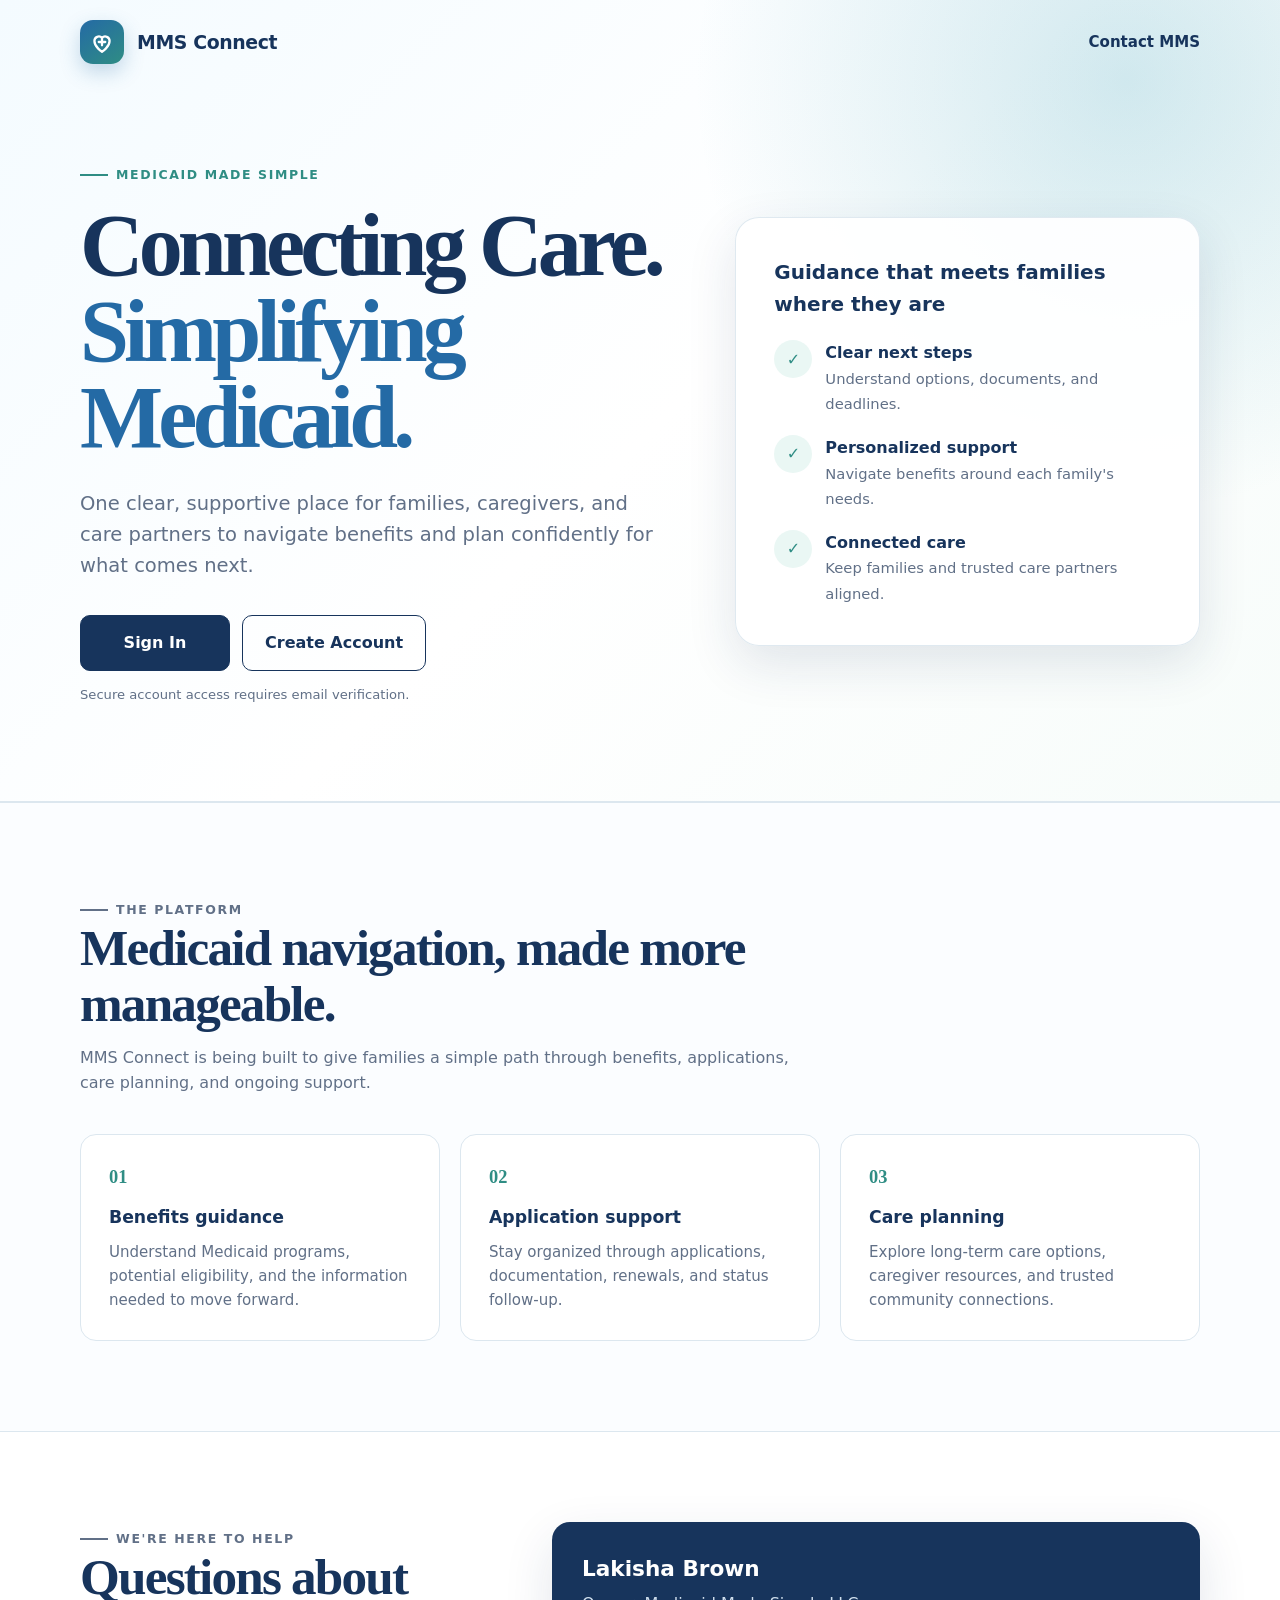
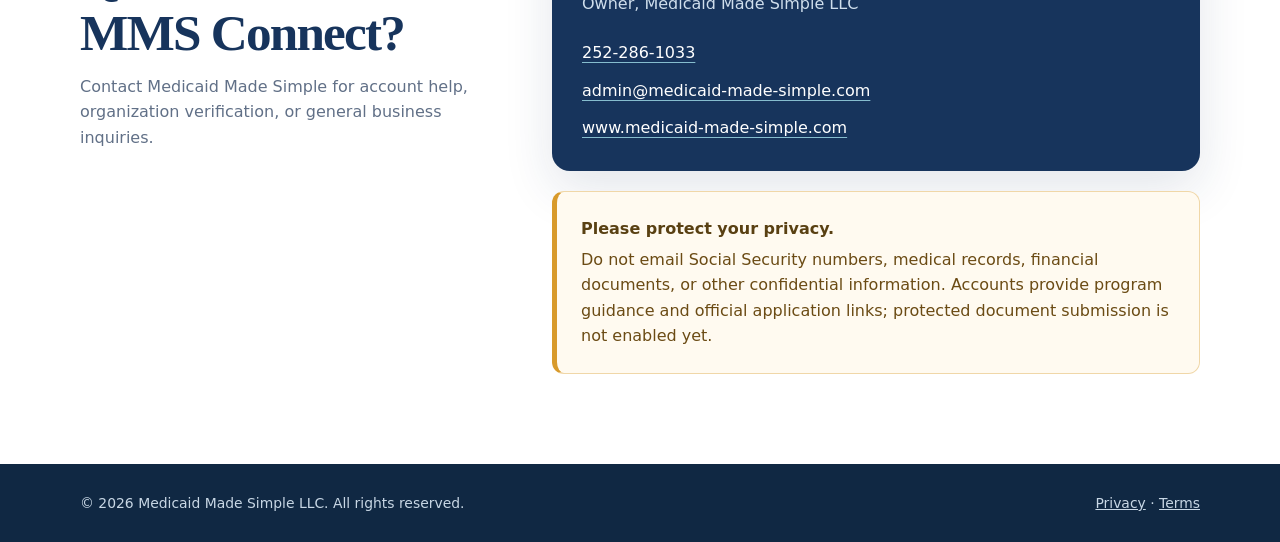
<file: index.html>
<!doctype html>
<html lang="en">
<head>
  <meta charset="utf-8">
  <meta name="viewport" content="width=device-width, initial-scale=1">
  <meta name="description" content="MMS Connect helps families navigate Medicaid benefits and long-term care resources with confidence.">
  <title>MMS Connect | Medicaid Made Simple</title>
  <style>
    :root {
      --navy: #17345c;
      --blue: #246aa5;
      --sky: #eaf5fb;
      --teal: #2f8d84;
      --ink: #243247;
      --muted: #617087;
      --cream: #fffaf0;
      --white: #ffffff;
      --line: #dce7ef;
      --shadow: 0 18px 50px rgba(23, 52, 92, .12);
    }

    * { box-sizing: border-box; }

    html { scroll-behavior: smooth; }

    body {
      margin: 0;
      color: var(--ink);
      background: var(--white);
      font-family: Inter, ui-sans-serif, system-ui, -apple-system, BlinkMacSystemFont, "Segoe UI", sans-serif;
      line-height: 1.6;
    }

    a { color: inherit; }

    .shell {
      width: min(1120px, calc(100% - 40px));
      margin: 0 auto;
    }

    header {
      position: relative;
      overflow: hidden;
      background:
        radial-gradient(circle at 88% 10%, rgba(78, 169, 192, .26), transparent 27rem),
        linear-gradient(135deg, #f4fbff 0%, #ffffff 52%, #f7fcfa 100%);
      border-bottom: 1px solid var(--line);
    }

    nav {
      min-height: 84px;
      display: flex;
      align-items: center;
      justify-content: space-between;
      gap: 24px;
    }

    .brand {
      display: inline-flex;
      align-items: center;
      gap: 13px;
      color: var(--navy);
      font-size: 1.18rem;
      font-weight: 800;
      letter-spacing: -.02em;
    }

    .brand-mark {
      width: 44px;
      height: 44px;
      display: grid;
      place-items: center;
      color: var(--white);
      background: linear-gradient(145deg, var(--blue), var(--teal));
      border-radius: 13px;
      box-shadow: 0 8px 20px rgba(36, 106, 165, .25);
    }

    .brand-mark svg { width: 26px; height: 26px; }

    .nav-contact {
      color: var(--navy);
      font-size: .94rem;
      font-weight: 700;
      text-decoration: none;
    }

    .hero {
      min-height: 610px;
      display: grid;
      grid-template-columns: 1.12fr .88fr;
      align-items: center;
      gap: 64px;
      padding: 74px 0 96px;
    }

    .eyebrow {
      display: inline-flex;
      align-items: center;
      gap: 8px;
      margin: 0 0 18px;
      color: var(--teal);
      font-size: .78rem;
      font-weight: 800;
      letter-spacing: .13em;
      text-transform: uppercase;
    }

    .eyebrow::before {
      content: "";
      width: 28px;
      height: 2px;
      background: currentColor;
    }

    h1 {
      max-width: 760px;
      margin: 0;
      color: var(--navy);
      font-family: Georgia, "Times New Roman", serif;
      font-size: clamp(3rem, 7vw, 5.5rem);
      font-weight: 700;
      letter-spacing: -.055em;
      line-height: .98;
    }

    h1 span { color: var(--blue); }

    .lead {
      max-width: 650px;
      margin: 26px 0 0;
      color: var(--muted);
      font-size: clamp(1.05rem, 2vw, 1.22rem);
    }

    .actions {
      display: flex;
      flex-wrap: wrap;
      gap: 12px;
      margin-top: 34px;
    }

    .button {
      min-width: 150px;
      padding: 14px 22px;
      border: 1px solid var(--navy);
      border-radius: 10px;
      font: inherit;
      font-weight: 800;
      text-align: center;
      cursor: pointer;
      text-decoration: none;
    }

    .button-primary { color: var(--white); background: var(--navy); }
    .button-secondary { color: var(--navy); background: transparent; }

    .button-note {
      flex-basis: 100%;
      margin: 1px 0 0;
      color: var(--muted);
      font-size: .82rem;
    }

    .hero-card {
      position: relative;
      padding: 38px;
      background: rgba(255, 255, 255, .92);
      border: 1px solid rgba(220, 231, 239, .9);
      border-radius: 24px;
      box-shadow: var(--shadow);
    }

    .hero-card::before {
      content: "";
      position: absolute;
      z-index: -1;
      inset: -18px 28px 30px -18px;
      background: var(--sky);
      border-radius: 28px;
      transform: rotate(-2deg);
    }

    .hero-card h2 {
      margin: 0 0 20px;
      color: var(--navy);
      font-size: 1.25rem;
    }

    .checklist {
      display: grid;
      gap: 18px;
      margin: 0;
      padding: 0;
      list-style: none;
    }

    .checklist li {
      display: grid;
      grid-template-columns: 38px 1fr;
      gap: 13px;
      align-items: start;
    }

    .check {
      width: 38px;
      height: 38px;
      display: grid;
      place-items: center;
      color: var(--teal);
      background: #eaf7f4;
      border-radius: 50%;
      font-weight: 900;
    }

    .checklist strong { display: block; color: var(--navy); }
    .checklist small { color: var(--muted); font-size: .92rem; }

    main section { padding: 90px 0; }

    .section-heading {
      max-width: 720px;
      margin-bottom: 38px;
    }

    .section-heading h2 {
      margin: 0 0 12px;
      color: var(--navy);
      font-family: Georgia, "Times New Roman", serif;
      font-size: clamp(2.1rem, 4vw, 3.25rem);
      letter-spacing: -.035em;
      line-height: 1.1;
    }

    .section-heading p { margin: 0; color: var(--muted); }

    .features {
      background: #fbfdff;
      border-top: 1px solid var(--line);
      border-bottom: 1px solid var(--line);
    }

    .feature-grid {
      display: grid;
      grid-template-columns: repeat(3, 1fr);
      gap: 20px;
    }

    .feature {
      padding: 28px;
      background: var(--white);
      border: 1px solid var(--line);
      border-radius: 16px;
    }

    .feature-number {
      color: var(--teal);
      font-family: Georgia, "Times New Roman", serif;
      font-size: 1.15rem;
      font-weight: 700;
    }

    .feature h3 { margin: 12px 0 8px; color: var(--navy); font-size: 1.08rem; }
    .feature p { margin: 0; color: var(--muted); font-size: .94rem; }

    .contact-wrap {
      display: grid;
      grid-template-columns: .8fr 1.2fr;
      gap: 40px;
      align-items: start;
    }

    .contact-card {
      padding: 30px;
      color: var(--white);
      background: var(--navy);
      border-radius: 18px;
      box-shadow: var(--shadow);
    }

    .contact-card h3 { margin: 0 0 4px; font-size: 1.35rem; }
    .contact-card > p { margin: 0 0 24px; color: #cfdeec; }

    .contact-list { display: grid; gap: 12px; }
    .contact-list a { color: var(--white); text-decoration-color: #86bdce; text-underline-offset: 4px; }

    .privacy {
      padding: 24px;
      color: #6b4b14;
      background: var(--cream);
      border: 1px solid #f0d7a8;
      border-left: 5px solid #d89a2b;
      border-radius: 12px;
    }

    .privacy strong { display: block; margin-bottom: 5px; color: #594012; }
    .privacy p { margin: 0; }

    footer {
      padding: 28px 0;
      color: #c8d7e5;
      background: #102843;
      font-size: .87rem;
    }

    .footer-row {
      display: flex;
      justify-content: space-between;
      gap: 24px;
      flex-wrap: wrap;
    }

    footer p { margin: 0; }

    @media (max-width: 820px) {
      .hero, .contact-wrap { grid-template-columns: 1fr; }
      .hero { gap: 62px; padding-top: 52px; }
      .feature-grid { grid-template-columns: 1fr; }
      .hero-card { margin-left: 16px; }
    }

    @media (max-width: 520px) {
      .shell { width: min(100% - 28px, 1120px); }
      nav { min-height: 74px; }
      .nav-contact { display: none; }
      .hero { padding-bottom: 74px; }
      .hero-card { padding: 26px; }
      main section { padding: 70px 0; }
      .button { width: 100%; }
    }
  </style>
</head>
<body>
  <header>
    <nav class="shell" aria-label="Primary navigation">
      <div class="brand" aria-label="MMS Connect home">
        <span class="brand-mark" aria-hidden="true">
          <svg viewBox="0 0 24 24" fill="none" stroke="currentColor" stroke-width="2.1" stroke-linecap="round" stroke-linejoin="round">
            <path d="M12 21s-7-4.4-7-10a4 4 0 0 1 7-2.7A4 4 0 0 1 19 11c0 5.6-7 10-7 10Z"/>
            <path d="M9 12h6M12 9v6"/>
          </svg>
        </span>
        MMS Connect
      </div>
      <a class="nav-contact" href="#contact">Contact MMS</a>
    </nav>

    <div class="hero shell">
      <div>
        <p class="eyebrow">Medicaid Made Simple</p>
        <h1>Connecting Care.<br><span>Simplifying Medicaid.</span></h1>
        <p class="lead">One clear, supportive place for families, caregivers, and care partners to navigate benefits and plan confidently for what comes next.</p>
        <div class="actions" aria-label="Account actions coming soon">
          <a class="button button-primary" href="/app.html#signin">Sign In</a>
          <a class="button button-secondary" href="/app.html#register">Create Account</a>
          <p class="button-note">Secure account access requires email verification.</p>
        </div>
      </div>

      <aside class="hero-card" aria-label="MMS Connect highlights">
        <h2>Guidance that meets families where they are</h2>
        <ul class="checklist">
          <li>
            <span class="check" aria-hidden="true">✓</span>
            <span><strong>Clear next steps</strong><small>Understand options, documents, and deadlines.</small></span>
          </li>
          <li>
            <span class="check" aria-hidden="true">✓</span>
            <span><strong>Personalized support</strong><small>Navigate benefits around each family's needs.</small></span>
          </li>
          <li>
            <span class="check" aria-hidden="true">✓</span>
            <span><strong>Connected care</strong><small>Keep families and trusted care partners aligned.</small></span>
          </li>
        </ul>
      </aside>
    </div>
  </header>

  <main>
    <section class="features" aria-labelledby="platform-heading">
      <div class="shell">
        <div class="section-heading">
          <p class="eyebrow">The platform</p>
          <h2 id="platform-heading">Medicaid navigation, made more manageable.</h2>
          <p>MMS Connect is being built to give families a simple path through benefits, applications, care planning, and ongoing support.</p>
        </div>
        <div class="feature-grid">
          <article class="feature">
            <span class="feature-number">01</span>
            <h3>Benefits guidance</h3>
            <p>Understand Medicaid programs, potential eligibility, and the information needed to move forward.</p>
          </article>
          <article class="feature">
            <span class="feature-number">02</span>
            <h3>Application support</h3>
            <p>Stay organized through applications, documentation, renewals, and status follow-up.</p>
          </article>
          <article class="feature">
            <span class="feature-number">03</span>
            <h3>Care planning</h3>
            <p>Explore long-term care options, caregiver resources, and trusted community connections.</p>
          </article>
        </div>
      </div>
    </section>

    <section id="contact" aria-labelledby="contact-heading">
      <div class="shell contact-wrap">
        <div class="section-heading">
          <p class="eyebrow">We're here to help</p>
          <h2 id="contact-heading">Questions about MMS Connect?</h2>
          <p>Contact Medicaid Made Simple for account help, organization verification, or general business inquiries.</p>
        </div>
        <div>
          <div class="contact-card">
            <h3>Lakisha Brown</h3>
            <p>Owner, Medicaid Made Simple LLC</p>
            <div class="contact-list">
              <a href="tel:+12522861033">252-286-1033</a>
              <a href="mailto:admin@medicaid-made-simple.com">admin@medicaid-made-simple.com</a>
              <a href="https://www.medicaid-made-simple.com">www.medicaid-made-simple.com</a>
            </div>
          </div>
          <div class="privacy" role="note" style="margin-top: 20px;">
            <strong>Please protect your privacy.</strong>
            <p>Do not email Social Security numbers, medical records, financial documents, or other confidential information. Accounts provide program guidance and official application links; protected document submission is not enabled yet.</p>
          </div>
        </div>
      </div>
    </section>
  </main>

  <footer>
    <div class="shell footer-row">
      <p>© <span data-current-year></span> Medicaid Made Simple LLC. All rights reserved.</p>
      <p><a href="/privacy.html">Privacy</a> · <a href="/terms.html">Terms</a></p>
    </div>
  </footer>

  <script src="/landing.js" defer></script>
</body>
</html>
</file>
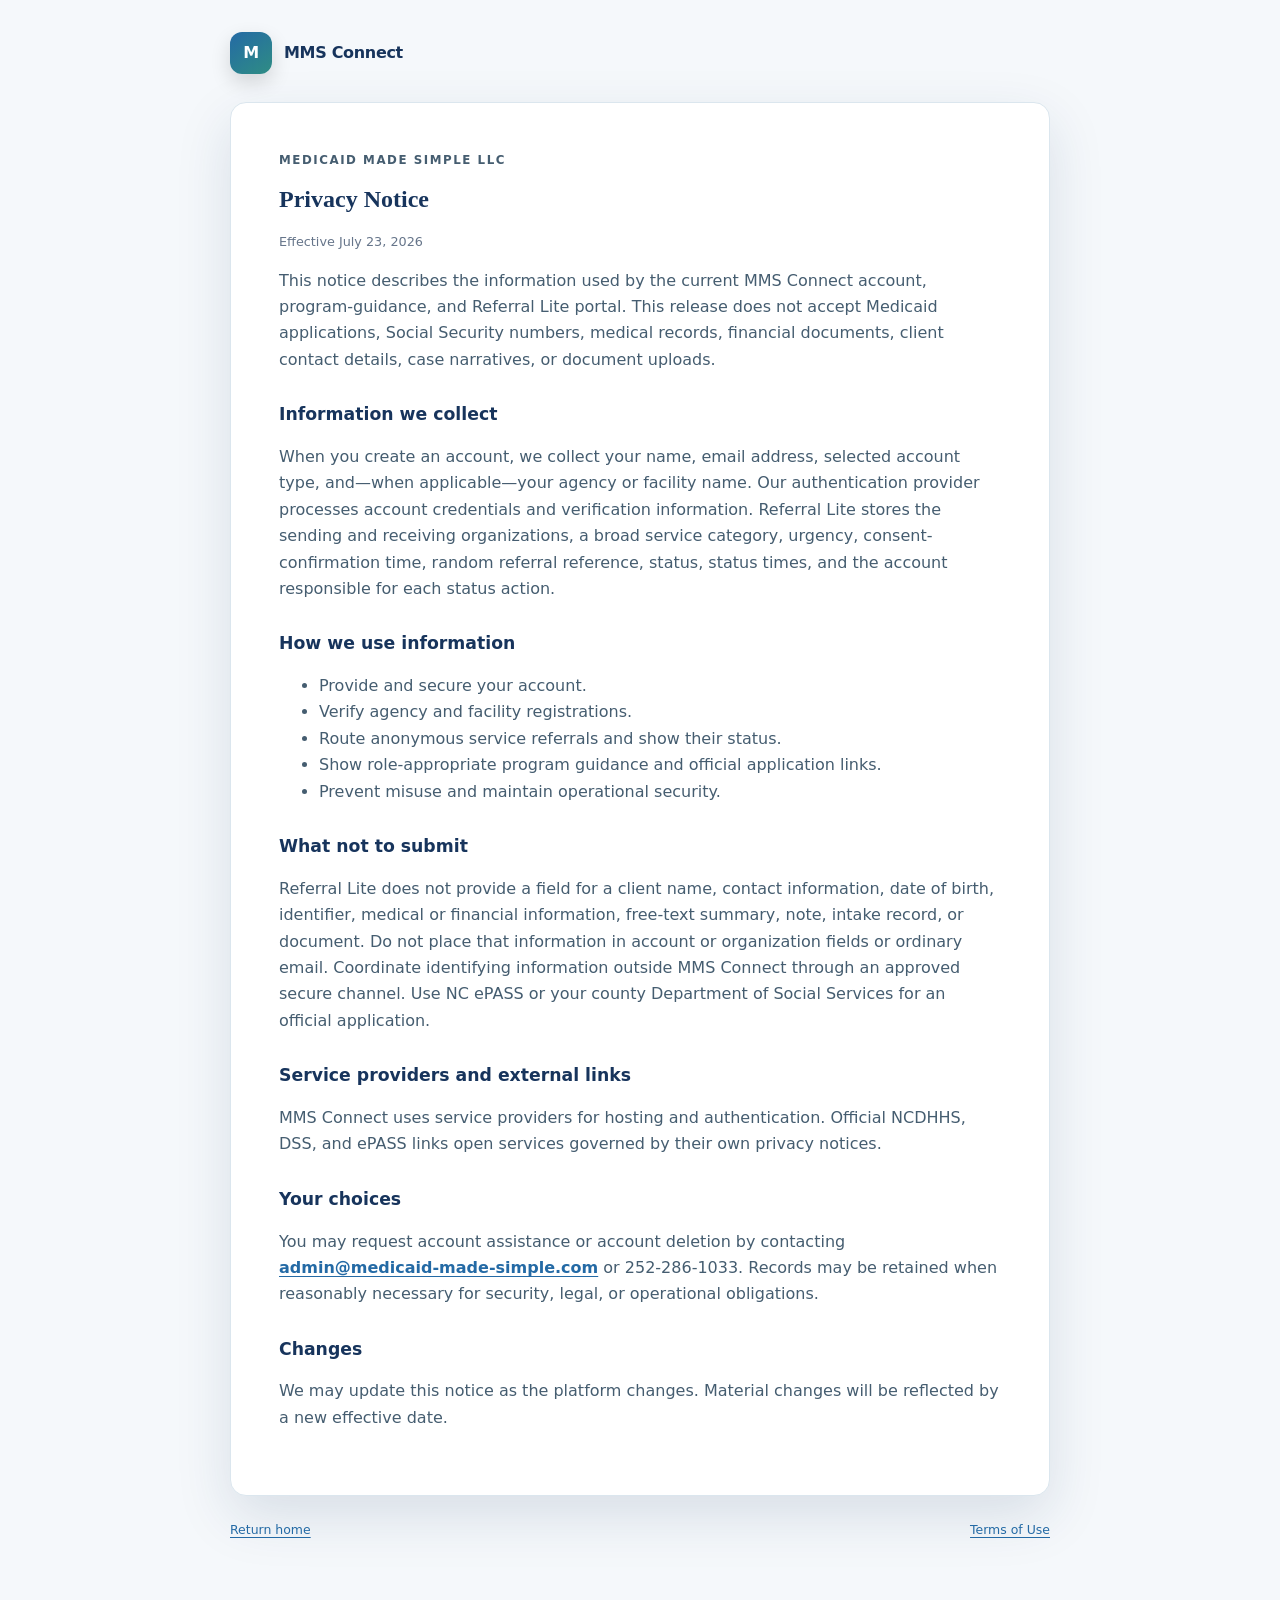
<file: privacy.html>
<!doctype html>
<html lang="en">
<head><meta charset="utf-8"><meta name="viewport" content="width=device-width,initial-scale=1"><meta name="description" content="MMS Connect privacy notice."><title>Privacy Notice | MMS Connect</title><link rel="stylesheet" href="/app.css"></head>
<body class="legal-page"><main class="legal-shell"><a class="brand-lockup" href="/"><span class="brand-icon" aria-hidden="true">M</span><span>MMS Connect</span></a><article class="legal-card">
  <p class="eyebrow">Medicaid Made Simple LLC</p><h1>Privacy Notice</h1><p class="legal-updated">Effective July 23, 2026</p>
  <p>This notice describes the information used by the current MMS Connect account, program-guidance, and Referral Lite portal. This release does not accept Medicaid applications, Social Security numbers, medical records, financial documents, client contact details, case narratives, or document uploads.</p>
  <h2>Information we collect</h2><p>When you create an account, we collect your name, email address, selected account type, and—when applicable—your agency or facility name. Our authentication provider processes account credentials and verification information. Referral Lite stores the sending and receiving organizations, a broad service category, urgency, consent-confirmation time, random referral reference, status, status times, and the account responsible for each status action.</p>
  <h2>How we use information</h2><ul><li>Provide and secure your account.</li><li>Verify agency and facility registrations.</li><li>Route anonymous service referrals and show their status.</li><li>Show role-appropriate program guidance and official application links.</li><li>Prevent misuse and maintain operational security.</li></ul>
  <h2>What not to submit</h2><p>Referral Lite does not provide a field for a client name, contact information, date of birth, identifier, medical or financial information, free-text summary, note, intake record, or document. Do not place that information in account or organization fields or ordinary email. Coordinate identifying information outside MMS Connect through an approved secure channel. Use NC ePASS or your county Department of Social Services for an official application.</p>
  <h2>Service providers and external links</h2><p>MMS Connect uses service providers for hosting and authentication. Official NCDHHS, DSS, and ePASS links open services governed by their own privacy notices.</p>
  <h2>Your choices</h2><p>You may request account assistance or account deletion by contacting <a href="mailto:admin@medicaid-made-simple.com">admin@medicaid-made-simple.com</a> or 252-286-1033. Records may be retained when reasonably necessary for security, legal, or operational obligations.</p>
  <h2>Changes</h2><p>We may update this notice as the platform changes. Material changes will be reflected by a new effective date.</p>
</article><footer class="legal-footer"><a href="/">Return home</a><a href="/terms.html">Terms of Use</a></footer></main></body></html>
</file>
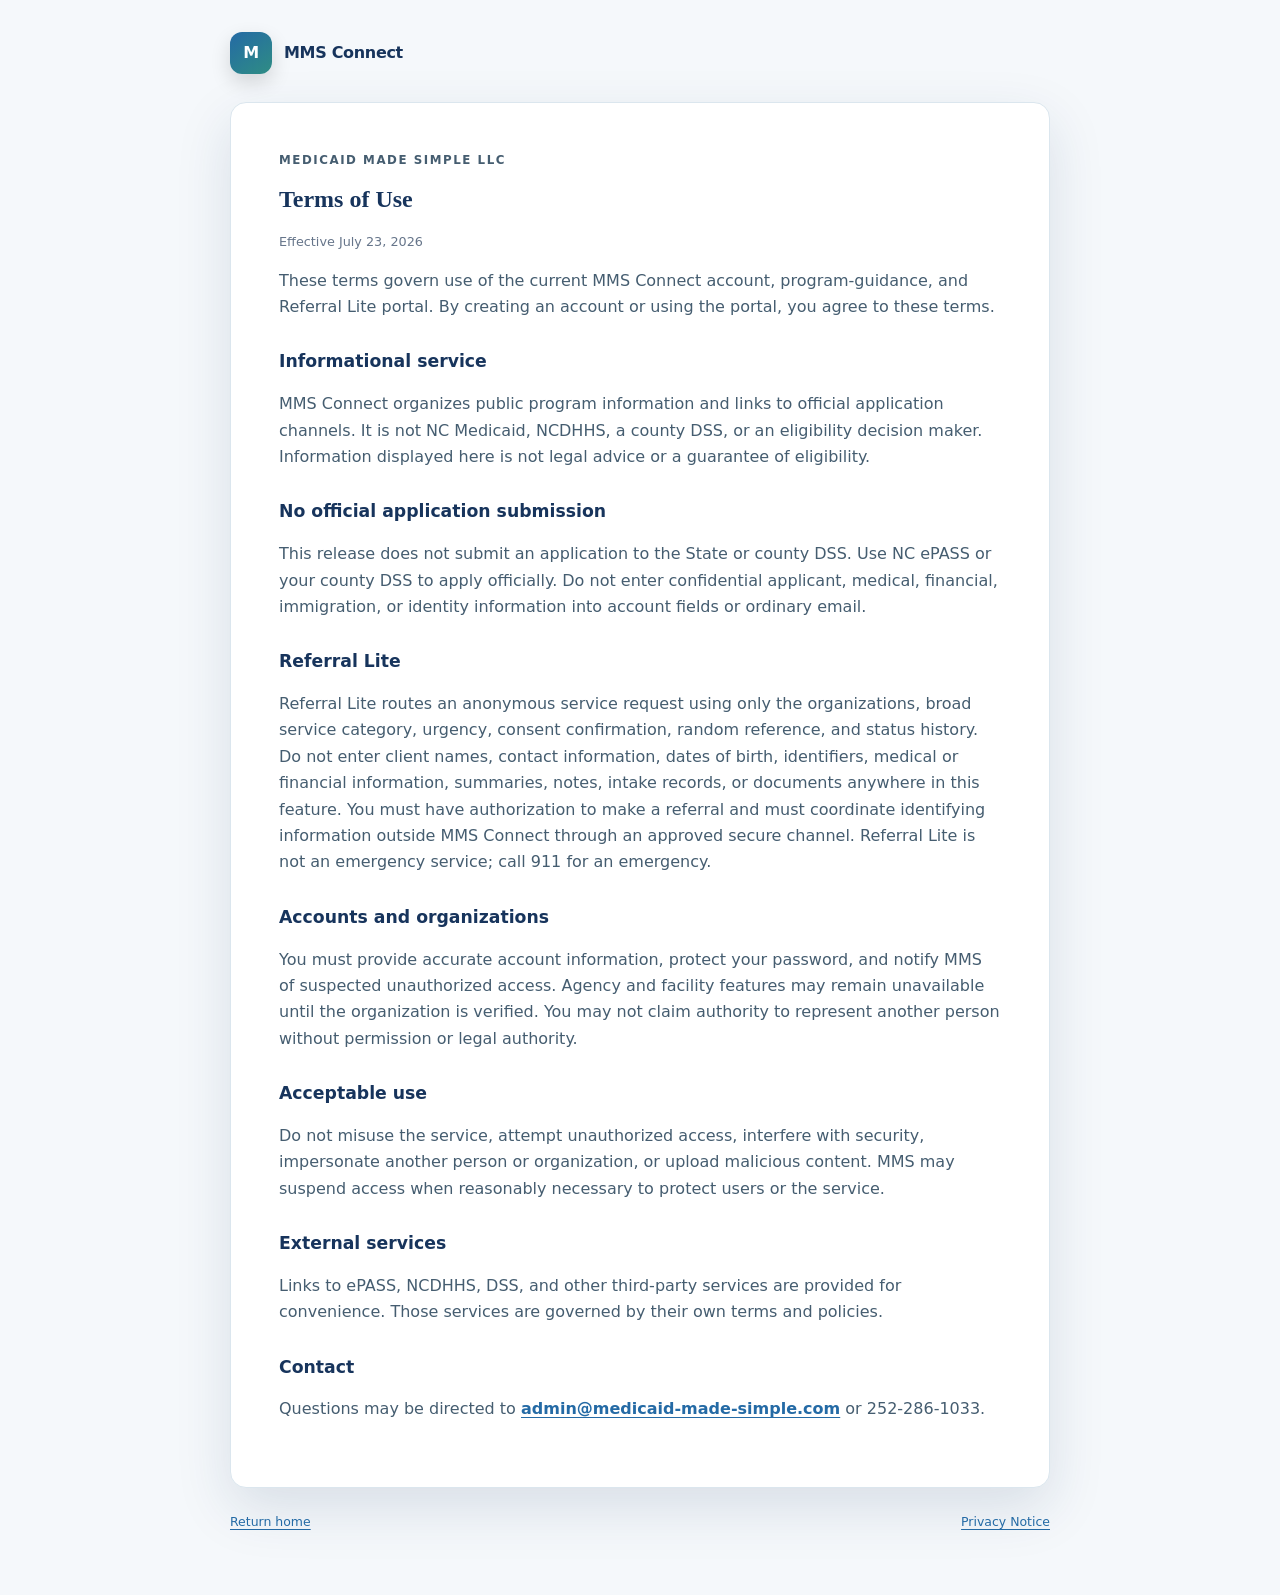
<file: terms.html>
<!doctype html>
<html lang="en">
<head><meta charset="utf-8"><meta name="viewport" content="width=device-width,initial-scale=1"><meta name="description" content="MMS Connect terms of use."><title>Terms of Use | MMS Connect</title><link rel="stylesheet" href="/app.css"></head>
<body class="legal-page"><main class="legal-shell"><a class="brand-lockup" href="/"><span class="brand-icon" aria-hidden="true">M</span><span>MMS Connect</span></a><article class="legal-card">
  <p class="eyebrow">Medicaid Made Simple LLC</p><h1>Terms of Use</h1><p class="legal-updated">Effective July 23, 2026</p>
  <p>These terms govern use of the current MMS Connect account, program-guidance, and Referral Lite portal. By creating an account or using the portal, you agree to these terms.</p>
  <h2>Informational service</h2><p>MMS Connect organizes public program information and links to official application channels. It is not NC Medicaid, NCDHHS, a county DSS, or an eligibility decision maker. Information displayed here is not legal advice or a guarantee of eligibility.</p>
  <h2>No official application submission</h2><p>This release does not submit an application to the State or county DSS. Use NC ePASS or your county DSS to apply officially. Do not enter confidential applicant, medical, financial, immigration, or identity information into account fields or ordinary email.</p>
  <h2>Referral Lite</h2><p>Referral Lite routes an anonymous service request using only the organizations, broad service category, urgency, consent confirmation, random reference, and status history. Do not enter client names, contact information, dates of birth, identifiers, medical or financial information, summaries, notes, intake records, or documents anywhere in this feature. You must have authorization to make a referral and must coordinate identifying information outside MMS Connect through an approved secure channel. Referral Lite is not an emergency service; call 911 for an emergency.</p>
  <h2>Accounts and organizations</h2><p>You must provide accurate account information, protect your password, and notify MMS of suspected unauthorized access. Agency and facility features may remain unavailable until the organization is verified. You may not claim authority to represent another person without permission or legal authority.</p>
  <h2>Acceptable use</h2><p>Do not misuse the service, attempt unauthorized access, interfere with security, impersonate another person or organization, or upload malicious content. MMS may suspend access when reasonably necessary to protect users or the service.</p>
  <h2>External services</h2><p>Links to ePASS, NCDHHS, DSS, and other third-party services are provided for convenience. Those services are governed by their own terms and policies.</p>
  <h2>Contact</h2><p>Questions may be directed to <a href="mailto:admin@medicaid-made-simple.com">admin@medicaid-made-simple.com</a> or 252-286-1033.</p>
</article><footer class="legal-footer"><a href="/">Return home</a><a href="/privacy.html">Privacy Notice</a></footer></main></body></html>
</file>
<file: app.css>
:root {
  --navy: #17345c;
  --navy-deep: #102843;
  --blue: #246aa5;
  --teal: #2f8d84;
  --teal-soft: #e8f6f3;
  --sky: #eef7fc;
  --ink: #243247;
  --muted: #66758a;
  --line: #dbe6ee;
  --surface: #ffffff;
  --canvas: #f5f8fb;
  --warning: #8a5a0a;
  --warning-bg: #fff8e8;
  --danger: #a12b38;
  --danger-bg: #fff0f2;
  --success: #216b5c;
  --success-bg: #eaf7f3;
  --shadow: 0 20px 55px rgba(23, 52, 92, .13);
}

/* Closed-loop organization referral network */
.referral-heading {
  display: flex;
  align-items: flex-start;
  justify-content: space-between;
  gap: 24px;
}

.referral-metrics {
  display: grid;
  grid-template-columns: repeat(4, minmax(0, 1fr));
  gap: 14px;
  margin: 22px 0;
}

.referral-metrics article {
  padding: 20px;
  background: var(--surface);
  border: 1px solid var(--line);
  border-radius: 14px;
  box-shadow: 0 8px 22px rgba(23, 52, 92, .05);
}

.referral-metrics span { display: block; color: var(--muted); font-size: .85rem; font-weight: 750; }
.referral-metrics strong { display: block; margin-top: 3px; color: var(--navy); font-size: 1.9rem; line-height: 1.1; }
.referral-section-heading { display: flex; justify-content: space-between; gap: 20px; margin-bottom: 18px; }
.referral-section-heading h2 { margin: 0 0 4px; }
.referral-section-heading p:not(.eyebrow) { margin: 0; color: var(--muted); }
.referral-compose { border-top: 4px solid var(--teal); }
.referral-table td:first-child strong, .referral-table td:first-child small { display: block; }
.referral-table td:first-child small { margin-top: 3px; color: var(--muted); }
.referral-table td:nth-child(3) small { display: block; max-width: 190px; }
.referral-route-arrow { display: block; margin: 2px 0; color: var(--teal); font-weight: 900; }

.referral-status {
  display: inline-flex;
  align-items: center;
  min-height: 30px;
  padding: 5px 10px;
  border-radius: 999px;
  font-size: .78rem;
  font-weight: 850;
  white-space: nowrap;
}

.referral-status.waiting { color: var(--warning); background: var(--warning-bg); }
.referral-status.active { color: var(--blue); background: var(--sky); }
.referral-status.positive { color: var(--success); background: var(--success-bg); }
.referral-status.danger { color: var(--danger); background: var(--danger-bg); }
.support-choice-grid { display: grid; grid-template-columns: repeat(3, minmax(0, 1fr)); gap: 10px; }
.support-choice { display: flex; align-items: flex-start; gap: 10px; min-height: 52px; padding: 13px; border: 1px solid var(--line); border-radius: 10px; background: var(--surface); cursor: pointer; }
.support-choice:has(input:checked) { border-color: var(--teal); background: var(--teal-soft); }
.support-choice input { margin-top: 4px; accent-color: var(--teal); }
.support-choice span { font-weight: 750; }
.demo-referral-lab { border-top: 4px solid #8a62b5; background: linear-gradient(180deg, #fbf8ff 0, #fff 180px); }
.demo-company-grid { display: grid; grid-template-columns: repeat(3, minmax(0, 1fr)); gap: 12px; margin: 18px 0 24px; }
.demo-company-grid article { padding: 16px; border: 1px solid #ddd2eb; border-radius: 12px; background: #fff; }
.demo-company-grid article strong, .demo-company-grid article span { display: block; }
.demo-company-grid article > div:first-child span { color: var(--muted); font-size: .78rem; font-weight: 750; }
.demo-company-grid article p { margin: 9px 0; color: var(--muted); font-size: .86rem; }
.demo-badge { display: inline-flex !important; width: max-content; margin-left: 4px; padding: 3px 7px; color: #67408f; background: #f0e8f8; border-radius: 999px; font-size: .68rem !important; font-weight: 850; vertical-align: middle; }
.service-chip { display: inline-flex !important; width: max-content; margin: 3px 4px 0 0; padding: 3px 7px; color: var(--navy); background: var(--sky); border-radius: 999px; font-size: .68rem !important; font-weight: 750; }
.demo-simulator { margin-top: 22px; padding: 18px; border: 1px dashed #9a78bc; border-radius: 12px; background: #fbf8ff; }
.demo-simulator h3 { margin: 8px 0 4px; }
.demo-simulator p { margin: 0 0 12px; color: var(--muted); }
.demo-simulator .button { margin: 0 7px 7px 0; }
.referral-detail-grid { display: grid; grid-template-columns: minmax(0, 1.35fr) minmax(300px, .65fr); gap: 20px; margin: 22px 0; }
.referral-facts { display: grid; grid-template-columns: 130px 1fr; gap: 10px 18px; margin: 0; }
.referral-facts dt { color: var(--muted); font-size: .82rem; font-weight: 800; }
.referral-facts dd { margin: 0; font-weight: 700; }
.referral-summary-copy { margin-top: 22px; padding: 18px; background: var(--canvas); border: 1px solid var(--line); border-radius: 10px; }
.referral-summary-copy p { margin: 6px 0 0; white-space: pre-wrap; }
.referral-actions { margin-top: 22px; padding-top: 18px; border-top: 1px solid var(--line); }
.referral-actions h3 { margin: 0 0 12px; font-size: 1rem; }
.referral-actions .button { min-height: 42px; margin: 0 7px 7px 0; padding: 9px 14px; }
.referral-timeline { position: relative; margin: 0; padding: 0; list-style: none; }
.referral-timeline::before { content: ""; position: absolute; top: 8px; bottom: 8px; left: 7px; width: 2px; background: var(--line); }
.referral-timeline li { position: relative; display: grid; grid-template-columns: 18px 1fr; gap: 14px; padding: 0 0 22px; }
.referral-timeline li:last-child { padding-bottom: 0; }
.timeline-dot { position: relative; z-index: 1; width: 16px; height: 16px; margin-top: 4px; border: 4px solid var(--teal-soft); border-radius: 50%; background: var(--teal); }
.referral-timeline strong, .referral-timeline small { display: block; }
.referral-timeline small { margin-top: 3px; color: var(--muted); }
.referral-timeline p { margin: 7px 0 0; white-space: pre-wrap; }

@media (max-width: 880px) {
  .referral-metrics { grid-template-columns: repeat(2, minmax(0, 1fr)); }
  .support-choice-grid { grid-template-columns: repeat(2, minmax(0, 1fr)); }
  .demo-company-grid { grid-template-columns: repeat(2, minmax(0, 1fr)); }
  .referral-detail-grid { grid-template-columns: 1fr; }
  .referral-heading { flex-direction: column; }
}

@media (max-width: 520px) {
  .referral-metrics { grid-template-columns: 1fr; }
  .support-choice-grid { grid-template-columns: 1fr; }
  .demo-company-grid { grid-template-columns: 1fr; }
  .referral-facts { grid-template-columns: 1fr; gap: 2px; }
  .referral-facts dd { margin-bottom: 10px; }
}

* { box-sizing: border-box; }

html { min-height: 100%; }

body {
  min-height: 100vh;
  margin: 0;
  color: var(--ink);
  background: var(--canvas);
  font-family: Inter, ui-sans-serif, system-ui, -apple-system, BlinkMacSystemFont, "Segoe UI", sans-serif;
  line-height: 1.55;
}

button, input { font: inherit; }
button, a { -webkit-tap-highlight-color: transparent; }
a { color: var(--blue); text-underline-offset: 3px; }
[hidden] { display: none !important; }

.loading-screen,
.configuration-screen {
  min-height: 100vh;
  display: grid;
  place-items: center;
  padding: 28px;
  text-align: center;
}

.loading-screen { align-content: center; gap: 16px; color: var(--muted); }

.spinner {
  width: 34px;
  height: 34px;
  border: 3px solid var(--line);
  border-top-color: var(--teal);
  border-radius: 50%;
  animation: spin .8s linear infinite;
}

@keyframes spin { to { transform: rotate(360deg); } }

.brand-lockup {
  display: inline-flex;
  align-items: center;
  gap: 12px;
  color: var(--navy);
  font-weight: 850;
  letter-spacing: -.02em;
  text-decoration: none;
}

.brand-lockup.light { color: #fff; }

.brand-icon {
  width: 42px;
  height: 42px;
  display: grid;
  place-items: center;
  color: #fff;
  background: linear-gradient(145deg, var(--blue), var(--teal));
  border-radius: 12px;
  box-shadow: 0 8px 20px rgba(0, 0, 0, .14);
}

.configuration-card {
  width: min(620px, 100%);
  padding: clamp(28px, 6vw, 54px);
  text-align: left;
  background: #fff;
  border: 1px solid var(--line);
  border-radius: 24px;
  box-shadow: var(--shadow);
}

.configuration-card h1 {
  margin: 22px 0 12px;
  color: var(--navy);
  font-family: Georgia, "Times New Roman", serif;
  font-size: clamp(2rem, 5vw, 3.2rem);
  line-height: 1.05;
  letter-spacing: -.035em;
}

.eyebrow {
  margin: 0 0 10px;
  color: var(--teal);
  font-size: .74rem;
  font-weight: 850;
  letter-spacing: .13em;
  text-transform: uppercase;
}

.eyebrow.light-text { color: #a9ddd5; }

.notice {
  margin: 22px 0;
  padding: 16px 18px;
  border-radius: 10px;
  font-size: .92rem;
}

.notice strong { display: block; margin-bottom: 2px; }
.notice.warning { color: var(--warning); background: var(--warning-bg); border: 1px solid #ecd8ad; }

.button {
  display: inline-flex;
  min-height: 48px;
  align-items: center;
  justify-content: center;
  padding: 12px 20px;
  border: 1px solid transparent;
  border-radius: 9px;
  font-weight: 800;
  text-decoration: none;
  cursor: pointer;
  transition: transform .15s ease, box-shadow .15s ease, background .15s ease;
}

.button:hover { transform: translateY(-1px); }
.button:focus-visible, button:focus-visible, input:focus-visible, a:focus-visible { outline: 3px solid rgba(36, 106, 165, .28); outline-offset: 2px; }
.button.primary { color: #fff; background: var(--navy); box-shadow: 0 9px 22px rgba(23, 52, 92, .18); }
.button.primary:hover { background: #214774; }
.button.secondary { color: var(--navy); background: #fff; border-color: #b9c9d6; }
.button.secondary:hover { background: var(--sky); }
.button.full { width: 100%; }
.button:disabled { opacity: .6; cursor: wait; transform: none; }

.auth-shell {
  min-height: 100vh;
  display: grid;
  grid-template-columns: minmax(370px, .88fr) minmax(500px, 1.12fr);
  background: #fff;
}

.auth-story {
  position: sticky;
  top: 0;
  min-height: 100vh;
  display: flex;
  flex-direction: column;
  justify-content: space-between;
  padding: clamp(34px, 6vw, 76px);
  overflow: hidden;
  color: #fff;
  background:
    radial-gradient(circle at 20% 80%, rgba(55, 154, 143, .45), transparent 35%),
    radial-gradient(circle at 85% 8%, rgba(75, 150, 198, .28), transparent 30%),
    var(--navy-deep);
}

.auth-story::after {
  content: "";
  position: absolute;
  right: -120px;
  bottom: 120px;
  width: 320px;
  height: 320px;
  border: 1px solid rgba(255,255,255,.14);
  border-radius: 50%;
  box-shadow: 0 0 0 55px rgba(255,255,255,.035), 0 0 0 110px rgba(255,255,255,.025);
}

.story-copy { position: relative; z-index: 1; max-width: 540px; }
.story-copy h1 { margin: 0 0 22px; font-family: Georgia, "Times New Roman", serif; font-size: clamp(2.8rem, 5vw, 5rem); line-height: 1; letter-spacing: -.045em; }
.story-copy > p:last-child { max-width: 500px; color: #cfdeeb; font-size: 1.08rem; }

.privacy-note {
  position: relative;
  z-index: 1;
  display: grid;
  gap: 5px;
  padding: 17px 18px;
  color: #dce8f1;
  background: rgba(255,255,255,.07);
  border: 1px solid rgba(255,255,255,.12);
  border-radius: 12px;
  font-size: .86rem;
}

.privacy-note strong { color: #fff; }

.auth-main {
  min-height: 100vh;
  display: flex;
  flex-direction: column;
  align-items: center;
  justify-content: center;
  padding: 48px clamp(24px, 6vw, 96px) 24px;
  background: #fff;
}

.mobile-brand { display: none; margin-bottom: 42px; align-self: flex-start; }

.auth-panel { width: min(500px, 100%); }
.auth-panel h2 { margin: 0; color: var(--navy); font-family: Georgia, "Times New Roman", serif; font-size: clamp(2rem, 4vw, 2.75rem); letter-spacing: -.035em; line-height: 1.08; }
.intro { margin: 12px 0 26px; color: var(--muted); }

.field { display: grid; gap: 7px; margin-bottom: 18px; }
.field label, fieldset legend { color: var(--ink); font-size: .9rem; font-weight: 750; }
.field input, .field select {
  width: 100%;
  min-height: 48px;
  padding: 11px 13px;
  color: var(--ink);
  background: #fff;
  border: 1px solid #bfcdda;
  border-radius: 8px;
}
.field input:hover, .field select:hover { border-color: #8ca2b7; }
.field input:focus, .field select:focus { border-color: var(--blue); box-shadow: 0 0 0 3px rgba(36,106,165,.1); outline: none; }
.field-help { color: var(--muted); font-size: .8rem; }
.label-row { display: flex; justify-content: space-between; gap: 18px; align-items: baseline; }
.label-row a { font-size: .84rem; font-weight: 700; }

.password-field { position: relative; }
.password-field input { padding-right: 68px; }
.password-toggle { position: absolute; top: 50%; right: 8px; transform: translateY(-50%); padding: 7px 8px; color: var(--blue); background: transparent; border: 0; border-radius: 5px; font-size: .78rem; font-weight: 800; cursor: pointer; }

.two-fields { display: grid; grid-template-columns: 1fr 1fr; gap: 14px; }
.three-fields { display: grid; grid-template-columns: repeat(3, 1fr); gap: 14px; }
.account-types { display: grid; gap: 10px; margin: 0 0 20px; padding: 0; border: 0; }
.account-types legend { margin-bottom: 8px; }
.choice-card { display: grid; grid-template-columns: 22px 1fr; gap: 10px; align-items: start; padding: 14px; border: 1px solid var(--line); border-radius: 10px; cursor: pointer; }
.choice-card:has(input:checked) { background: var(--sky); border-color: var(--blue); box-shadow: 0 0 0 1px var(--blue); }
.choice-card input { margin-top: 4px; accent-color: var(--blue); }
.choice-card span { display: grid; gap: 2px; }
.choice-card small { color: var(--muted); line-height: 1.4; }

.check-row { display: grid; grid-template-columns: 20px 1fr; gap: 9px; align-items: start; margin: 4px 0 20px; color: var(--muted); font-size: .82rem; cursor: pointer; }
.check-row input { margin-top: 4px; accent-color: var(--teal); }
.switch-view { margin: 22px 0 0; color: var(--muted); text-align: center; font-size: .9rem; }

.form-message { margin-bottom: 18px; padding: 13px 14px; border-radius: 8px; font-size: .87rem; }
.form-message.error { color: var(--danger); background: var(--danger-bg); border: 1px solid #f0c3c9; }
.form-message.success { color: var(--success); background: var(--success-bg); border: 1px solid #bfe0d7; }

.auth-footer { margin-top: auto; padding-top: 38px; color: #8996a7; font-size: .75rem; }

.dashboard-shell { min-height: 100vh; display: grid; grid-template-columns: 260px 1fr; }
.dashboard-sidebar { position: sticky; top: 0; height: 100vh; display: flex; flex-direction: column; padding: 28px 20px 22px; color: #fff; background: var(--navy-deep); }
.dashboard-nav { display: grid; gap: 5px; margin-top: 42px; }
.dashboard-nav button { display: grid; grid-template-columns: 26px 1fr; gap: 9px; align-items: center; width: 100%; padding: 11px 12px; color: #cbd9e6; background: transparent; border: 0; border-radius: 8px; text-align: left; cursor: pointer; }
.dashboard-nav button:hover, .dashboard-nav button.active { color: #fff; background: rgba(255,255,255,.1); }
.dashboard-nav button span { color: #8fc8c2; font-size: 1.05rem; text-align: center; }
.sidebar-safety { display: grid; gap: 3px; margin-top: auto; padding: 13px; color: #c8d7e5; background: rgba(255,255,255,.07); border: 1px solid rgba(255,255,255,.1); border-radius: 9px; font-size: .74rem; }
.sidebar-safety strong { color: #fff; }

.dashboard-frame { min-width: 0; }
.dashboard-header { min-height: 76px; display: flex; align-items: center; gap: 14px; padding: 12px clamp(20px, 4vw, 48px); background: #fff; border-bottom: 1px solid var(--line); }
.header-label { margin: 0; color: var(--muted); font-size: .7rem; text-transform: uppercase; letter-spacing: .09em; }
.menu-button { display: none; background: transparent; border: 0; font-size: 1.25rem; cursor: pointer; }
.account-menu { display: flex; align-items: center; gap: 10px; margin-left: auto; }
.avatar { width: 38px; height: 38px; display: grid; place-items: center; color: #fff; background: linear-gradient(145deg, var(--blue), var(--teal)); border-radius: 50%; font-size: .78rem; font-weight: 800; }
.account-summary { display: grid; line-height: 1.25; }
.account-summary strong { font-size: .86rem; }
.account-summary small { color: var(--muted); font-size: .73rem; }
.text-button { padding: 7px 9px; color: var(--blue); background: transparent; border: 0; border-radius: 6px; font-size: .8rem; font-weight: 800; cursor: pointer; }

.dashboard-content { padding: clamp(24px, 5vw, 54px); }
.welcome { display: flex; justify-content: space-between; gap: 28px; align-items: start; margin-bottom: 32px; }
.welcome h1, .content-heading h1 { margin: 0; color: var(--navy); font-family: Georgia, "Times New Roman", serif; font-size: clamp(2rem, 4vw, 3.2rem); letter-spacing: -.04em; line-height: 1.08; }
.welcome p, .content-heading p { max-width: 680px; margin: 10px 0 0; color: var(--muted); }
.status-pill { padding: 7px 11px; color: var(--success); background: var(--success-bg); border: 1px solid #c2e3da; border-radius: 999px; font-size: .75rem; font-weight: 800; white-space: nowrap; }
.safety-banner { display: flex; gap: 12px; margin-bottom: 24px; padding: 16px 18px; color: var(--warning); background: var(--warning-bg); border: 1px solid #edd8aa; border-radius: 11px; }
.safety-banner strong { display: block; }
.safety-banner p { margin: 2px 0 0; font-size: .85rem; }
.dashboard-grid { display: grid; grid-template-columns: repeat(3, 1fr); gap: 17px; }
.dashboard-card { min-height: 168px; padding: 22px; background: #fff; border: 1px solid var(--line); border-radius: 14px; box-shadow: 0 8px 28px rgba(23,52,92,.055); }
.card-icon { width: 38px; height: 38px; display: grid; place-items: center; color: var(--teal); background: var(--teal-soft); border-radius: 10px; font-weight: 900; }
.dashboard-card h2 { margin: 16px 0 5px; color: var(--navy); font-size: 1rem; }
.dashboard-card p { margin: 0; color: var(--muted); font-size: .84rem; }
.dashboard-card button { margin-top: 16px; padding: 0; color: var(--blue); background: transparent; border: 0; font-weight: 800; font-size: .8rem; cursor: pointer; }
.empty-panel { margin-top: 24px; padding: 42px 24px; text-align: center; background: #fff; border: 1px dashed #b9c9d6; border-radius: 14px; }
.empty-panel h2 { margin: 0 0 7px; color: var(--navy); }
.empty-panel p { max-width: 560px; margin: 0 auto; color: var(--muted); }
.profile-card { max-width: 680px; margin-top: 26px; padding: 24px; background: #fff; border: 1px solid var(--line); border-radius: 14px; }
.profile-list { display: grid; grid-template-columns: 150px 1fr; gap: 14px; margin: 0; }
.profile-list dt { color: var(--muted); }
.profile-list dd { margin: 0; font-weight: 700; }
.admin-panel { margin-top: 24px; padding: 24px; background: #fff; border: 1px solid var(--line); border-radius: 14px; box-shadow: 0 8px 28px rgba(23,52,92,.04); }
.admin-panel h2 { margin: 0 0 18px; color: var(--navy); font-size: 1.1rem; }
.admin-form { max-width: 760px; }
.admin-table-wrap { overflow-x: auto; }
.admin-table { width: 100%; border-collapse: collapse; font-size: .83rem; }
.admin-table th, .admin-table td { padding: 12px 10px; border-bottom: 1px solid var(--line); text-align: left; vertical-align: top; }
.admin-table th { color: var(--muted); background: #f7fafc; font-size: .74rem; letter-spacing: .03em; text-transform: uppercase; }
.admin-table td small { color: var(--muted); }
.admin-actions { display: flex; flex-wrap: wrap; gap: 7px; min-width: 150px; }
.admin-actions button { padding: 6px 9px; color: var(--blue); background: #fff; border: 1px solid #b9c9d6; border-radius: 6px; font-size: .74rem; font-weight: 800; cursor: pointer; }
.admin-actions button:hover { background: var(--sky); }
.admin-actions button:disabled { opacity: .55; cursor: wait; }
.admin-empty { margin: 0; color: var(--muted); }
.audit-list { display: grid; gap: 1px; background: var(--line); border: 1px solid var(--line); border-radius: 9px; overflow: hidden; }
.audit-item { display: grid; grid-template-columns: minmax(150px, .8fr) minmax(180px, 1.4fr) auto; gap: 12px; padding: 11px 13px; background: #fff; font-size: .8rem; }
.audit-item strong { text-transform: capitalize; }
.audit-item span, .audit-item time { color: var(--muted); }
.policy-summary { display: grid; grid-template-columns: repeat(3, 1fr); gap: 1px; margin: 24px 0 34px; overflow: hidden; background: var(--line); border: 1px solid var(--line); border-radius: 12px; }
.policy-summary div { display: grid; gap: 5px; padding: 17px 19px; background: #fff; }
.policy-summary span { color: var(--muted); font-size: .7rem; font-weight: 800; letter-spacing: .06em; text-transform: uppercase; }
.policy-summary strong { color: var(--navy); font-size: .88rem; }
.program-group { margin-top: 34px; }
.program-group > h2 { margin: 0 0 14px; color: var(--navy); font-size: 1.08rem; }
.program-grid { display: grid; grid-template-columns: repeat(3, 1fr); gap: 14px; }
.program-card { display: flex; min-height: 210px; flex-direction: column; padding: 20px; background: #fff; border: 1px solid var(--line); border-radius: 12px; box-shadow: 0 7px 24px rgba(23,52,92,.04); }
.program-card.selected { border-color: var(--teal); box-shadow: 0 0 0 2px rgba(52,145,139,.12); }
.program-card h3 { margin: 0; color: var(--navy); font-size: 1rem; }
.program-card p { margin: 9px 0; color: var(--muted); font-size: .82rem; line-height: 1.5; }
.program-card small { display: block; margin-top: auto; color: #667789; font-size: .7rem; }
.program-card small a, .intake-section-list small a { color: var(--teal); font-weight: 800; text-decoration: underline; text-underline-offset: 2px; }
.program-card button { align-self: start; margin-top: 15px; padding: 8px 11px; color: var(--blue); background: #fff; border: 1px solid #b9c9d6; border-radius: 7px; font-size: .76rem; font-weight: 800; cursor: pointer; }
.program-card button:hover { background: var(--sky); }
.intake-map { margin-top: 40px; padding: clamp(20px, 4vw, 34px); scroll-margin-top: 20px; background: #fff; border: 1px solid var(--line); border-radius: 15px; box-shadow: var(--shadow); }
.intake-map-heading { display: flex; justify-content: space-between; gap: 20px; align-items: start; }
.intake-map-heading h2 { margin: 0; color: var(--navy); font-family: Georgia, "Times New Roman", serif; font-size: clamp(1.6rem, 3vw, 2.2rem); }
.intake-map-heading p:not(.eyebrow) { max-width: 670px; margin: 8px 0 0; color: var(--muted); }
.policy-notice { margin: 22px 0; padding: 13px 15px; color: #345068; background: var(--sky); border-left: 4px solid var(--blue); border-radius: 7px; font-size: .84rem; }
.intake-section-list { display: grid; gap: 10px; margin: 0; padding: 0; list-style: none; }
.intake-section-list li { display: grid; grid-template-columns: 34px 1fr; gap: 13px; padding: 15px; border: 1px solid var(--line); border-radius: 9px; }
.intake-section-list li > span { width: 30px; height: 30px; display: grid; place-items: center; color: #fff; background: var(--navy); border-radius: 50%; font-size: .75rem; font-weight: 900; }
.intake-section-list h3 { margin: 0; color: var(--navy); font-size: .92rem; }
.intake-section-list p { margin: 4px 0 7px; color: var(--muted); font-size: .8rem; line-height: 1.45; }
.intake-section-list small { color: var(--teal); font-size: .7rem; font-weight: 800; }
.policy-sources { margin-top: 24px; padding-top: 20px; border-top: 1px solid var(--line); }
.policy-sources h3 { margin: 0 0 8px; color: var(--navy); font-size: .94rem; }
.policy-sources ul { margin: 0; padding-left: 20px; }
.policy-sources li { margin: 6px 0; font-size: .8rem; }
.policy-sources a { color: var(--blue); font-weight: 800; }
.policy-sources p { margin: 13px 0 0; color: var(--muted); font-size: .78rem; }
.policy-sources h3:not(:first-child) { margin-top: 22px; }
.official-form-grid { display: grid; grid-template-columns: repeat(2, 1fr); gap: 9px; }
.official-form-grid > a { display: grid; gap: 4px; padding: 12px 13px; color: var(--navy); text-decoration: none; background: #f8fafc; border: 1px solid var(--line); border-radius: 8px; }
.official-form-grid > a:hover { border-color: var(--teal); background: var(--teal-soft); }
.official-form-grid span { color: var(--blue); font-size: .72rem; font-weight: 800; }
.test-application-panel { margin: 24px 0 30px; padding: 22px; background: #fff; border: 1px solid var(--line); border-radius: 13px; }
.test-application-panel h2 { margin: 0; color: var(--navy); font-size: 1.08rem; }
.test-application-panel > div > p:not(.eyebrow) { margin: 6px 0 17px; color: var(--muted); font-size: .82rem; }
.test-application-list { display: grid; gap: 8px; }
.test-application-list article { display: flex; justify-content: space-between; gap: 16px; align-items: center; padding: 13px 14px; background: #f8fafc; border: 1px solid var(--line); border-radius: 8px; }
.test-application-list article > div { display: grid; gap: 3px; }
.test-application-list span { color: var(--muted); font-size: .74rem; text-transform: capitalize; }
.test-application-list button { padding: 7px 10px; color: var(--blue); background: #fff; border: 1px solid #b9c9d6; border-radius: 6px; font-size: .74rem; font-weight: 800; cursor: pointer; white-space: nowrap; }
.test-case-actions { display: flex; flex-wrap: wrap; gap: 7px; justify-content: flex-end; }
.test-application-list button.danger { color: #9b2c2c; border-color: #e5b7b7; }
.intake-test-action { display: flex; justify-content: space-between; gap: 20px; align-items: center; margin-top: 22px; padding: 18px; color: var(--navy); background: var(--teal-soft); border: 1px solid #b9ddd7; border-radius: 10px; }
.intake-test-action p { margin: 4px 0 0; color: var(--muted); font-size: .8rem; }
.official-actions { display: flex; flex-wrap: wrap; gap: 9px; justify-content: flex-end; }
.official-actions .button { text-decoration: none; white-space: nowrap; }
.intake-form-panel { max-width: 940px; margin-top: 24px; padding: clamp(20px, 4vw, 32px); background: #fff; border: 1px solid var(--line); border-radius: 14px; box-shadow: var(--shadow); }
.intake-progress { display: flex; justify-content: space-between; gap: 16px; margin-bottom: 24px; padding-bottom: 15px; border-bottom: 1px solid var(--line); }
.intake-progress span { color: var(--muted); font-size: .78rem; }
.intake-progress strong { color: var(--navy); }
.intake-form-panel fieldset { margin: 0 0 26px; padding: 0; border: 0; }
.intake-form-panel fieldset legend { width: 100%; margin-bottom: 15px; padding-bottom: 8px; color: var(--navy); border-bottom: 1px solid var(--line); }
.test-confirmation { display: grid; grid-template-columns: 20px 1fr; gap: 10px; align-items: start; margin: 8px 0 24px; padding: 14px; color: var(--warning); background: var(--warning-bg); border: 1px solid #edd8aa; border-radius: 9px; font-size: .82rem; font-weight: 700; }
.test-confirmation input { margin-top: 3px; accent-color: var(--navy); }
.intake-form-actions { display: flex; justify-content: space-between; gap: 12px; }
.intake-form-actions > div { display: flex; flex-wrap: wrap; gap: 10px; justify-content: flex-end; }
.record-list { display: grid; gap: 8px; margin-bottom: 24px; }
.record-list article { display: flex; justify-content: space-between; gap: 16px; align-items: center; padding: 13px 14px; background: #f8fafc; border: 1px solid var(--line); border-radius: 8px; }
.record-list article > div:first-child { display: grid; gap: 3px; }
.record-list article > div:last-child { display: flex; flex-wrap: wrap; gap: 7px; }
.record-list span { color: var(--muted); font-size: .74rem; }
.record-list button { padding: 6px 9px; color: var(--blue); background: #fff; border: 1px solid #b9c9d6; border-radius: 6px; font-size: .72rem; font-weight: 800; cursor: pointer; }
.record-list button:disabled { opacity: .55; cursor: wait; }
.next-step-bar { display: flex; justify-content: space-between; gap: 20px; align-items: center; margin-top: 28px; padding: 18px; background: var(--sky); border: 1px solid #cbdde9; border-radius: 10px; }
.next-step-bar strong { color: var(--navy); }
.next-step-bar p { margin: 4px 0 0; color: var(--muted); font-size: .8rem; }
.review-grid { display: grid; grid-template-columns: repeat(3, 1fr); gap: 12px; margin-top: 24px; }
.review-grid article { display: grid; gap: 6px; padding: 18px; background: #fff; border: 1px solid var(--line); border-radius: 10px; }
.review-grid span { color: var(--muted); font-size: .7rem; font-weight: 800; letter-spacing: .05em; text-transform: uppercase; }
.review-grid strong { color: var(--navy); }
.review-grid small { color: var(--muted); }
.completion-list { display: grid; gap: 8px; margin-bottom: 24px; }
.completion-list button { display: grid; grid-template-columns: 30px 1fr auto; gap: 12px; align-items: center; padding: 13px 14px; text-align: left; background: #fff; border: 1px solid var(--line); border-radius: 8px; cursor: pointer; }
.completion-list button > span { width: 26px; height: 26px; display: grid; place-items: center; color: #fff; border-radius: 50%; font-weight: 900; }
.completion-list button.complete > span { background: var(--teal); }
.completion-list button.incomplete > span { background: var(--warning); }
.completion-list button strong { color: var(--navy); }
.completion-list button small { color: var(--muted); }
.completion-list button:disabled { cursor: default; opacity: .82; }

/* Complete fictional case journey */
.journey-heading { display: flex; justify-content: space-between; gap: 22px; align-items: flex-start; }
.journey-summary-grid { display: grid; grid-template-columns: repeat(4, minmax(0, 1fr)); gap: 12px; margin: 24px 0; }
.journey-summary-grid article { display: grid; gap: 4px; padding: 18px; background: #fff; border: 1px solid var(--line); border-radius: 12px; box-shadow: 0 7px 22px rgba(23,52,92,.045); }
.journey-summary-grid span { color: var(--muted); font-size: .72rem; font-weight: 800; letter-spacing: .05em; text-transform: uppercase; }
.journey-summary-grid strong { color: var(--navy); font-size: 1.12rem; }
.journey-summary-grid small { color: var(--muted); }
.journey-control-bar { display: flex; justify-content: space-between; gap: 22px; align-items: center; margin-bottom: 20px; padding: 18px; color: var(--navy); background: linear-gradient(135deg, var(--teal-soft), #f5fbff); border: 1px solid #b9ddd7; border-radius: 12px; }
.journey-control-bar p { margin: 4px 0 0; color: var(--muted); font-size: .8rem; }
.journey-workflows { display: grid; gap: 11px; }
.journey-workflow-card { overflow: hidden; background: #fff; border: 1px solid var(--line); border-radius: 12px; box-shadow: 0 6px 18px rgba(23,52,92,.035); }
.journey-workflow-card.complete { border-left: 5px solid var(--teal); }
.journey-workflow-card.active { border: 2px solid var(--blue); box-shadow: 0 8px 24px rgba(36,106,165,.12); }
.journey-workflow-card.waiting { border-left: 5px solid #b9c9d6; }
.journey-workflow-card > summary { display: flex; justify-content: space-between; gap: 18px; align-items: center; padding: 17px 18px; cursor: pointer; list-style: none; }
.journey-workflow-card > summary::-webkit-details-marker { display: none; }
.journey-workflow-card > summary > div { display: grid; gap: 3px; }
.journey-workflow-card > summary > div > span { color: var(--blue); font-size: .7rem; font-weight: 900; letter-spacing: .08em; }
.journey-workflow-card > summary strong { color: var(--navy); }
.journey-workflow-card > summary small { color: var(--muted); }
.journey-workflow-card.waiting > summary { opacity: .68; }
.journey-workflow-body { padding: 0 18px 20px; border-top: 1px solid var(--line); }
.journey-workflow-body > p { color: var(--muted); }
.journey-status-path { margin: 12px 0 16px; padding: 10px 12px; color: var(--navy); background: var(--sky); border-radius: 8px; font-size: .78rem; font-weight: 800; }
.journey-step-list { display: grid; gap: 9px; margin: 0; padding: 0; list-style: none; }
.journey-step-list li { display: grid; grid-template-columns: 34px 1fr; gap: 12px; padding: 13px; background: #f8fafc; border: 1px solid var(--line); border-radius: 9px; }
.journey-step-list li > span { width: 30px; height: 30px; display: grid; place-items: center; color: #fff; background: #8b9aaa; border-radius: 50%; font-size: .75rem; font-weight: 900; }
.journey-step-list li.completed > span { background: var(--teal); }
.journey-step-list li.in_progress { border-color: #8bb8da; background: var(--sky); }
.journey-step-list li.in_progress > span { background: var(--blue); }
.journey-step-list li.blocked { border-color: #e6b8bf; background: var(--danger-bg); }
.journey-step-list li.blocked > span { background: var(--danger); }
.journey-step-list strong, .journey-step-list small { display: block; }
.journey-step-list strong { color: var(--navy); }
.journey-step-list small { margin-top: 3px; color: var(--muted); }
.journey-step-list p { margin: 6px 0 0; color: #455d70; font-size: .8rem; }
.journey-step-list em { color: var(--blue); font-style: normal; font-weight: 800; }
.journey-artifact { display: grid; gap: 3px; margin-top: 14px; padding: 13px 15px; background: var(--teal-soft); border: 1px solid #c3e3de; border-radius: 9px; }
.journey-artifact span { color: var(--muted); font-size: .68rem; font-weight: 900; letter-spacing: .06em; text-transform: uppercase; }
.journey-artifact strong { color: var(--navy); }
.journey-artifact small { color: var(--teal); font-weight: 800; text-transform: capitalize; }

@media (max-width: 960px) {
  .auth-shell { grid-template-columns: 1fr; }
  .auth-story { display: none; }
  .mobile-brand { display: inline-flex; }
  .auth-main { justify-content: flex-start; }
  .dashboard-grid { grid-template-columns: repeat(2, 1fr); }
  .program-grid { grid-template-columns: repeat(2, 1fr); }
  .journey-summary-grid { grid-template-columns: repeat(2, 1fr); }
}

@media (max-width: 760px) {
  .dashboard-shell { grid-template-columns: 1fr; }
  .dashboard-sidebar { position: fixed; z-index: 20; left: 0; width: 260px; transform: translateX(-105%); transition: transform .2s ease; box-shadow: var(--shadow); }
  .dashboard-shell.nav-open .dashboard-sidebar { transform: translateX(0); }
  .menu-button { display: inline-block; }
  .account-summary { display: none; }
}

@media (max-width: 560px) {
  .auth-main { padding: 28px 18px 20px; }
  .two-fields, .three-fields, .dashboard-grid { grid-template-columns: 1fr; }
  .program-grid, .policy-summary, .official-form-grid { grid-template-columns: 1fr; }
  .review-grid { grid-template-columns: 1fr; }
  .dashboard-header { padding-inline: 14px; }
  .text-button { padding-inline: 3px; }
  .dashboard-content { padding: 24px 16px; }
  .welcome { display: grid; }
  .status-pill { justify-self: start; }
  .profile-list { grid-template-columns: 1fr; gap: 2px; }
  .profile-list dd { margin-bottom: 12px; }
  .admin-panel { padding: 18px 14px; }
  .audit-item { grid-template-columns: 1fr; gap: 3px; }
  .intake-map-heading { display: grid; }
  .test-application-list article, .intake-test-action, .intake-form-actions, .record-list article, .next-step-bar { display: grid; }
  .official-actions { display: grid; }
  .completion-list button { grid-template-columns: 30px 1fr; }
  .completion-list button small { grid-column: 2; }
  .intake-form-actions > div { display: grid; }
  .journey-heading, .journey-control-bar { display: grid; }
  .journey-summary-grid { grid-template-columns: 1fr; }
  .journey-workflow-card > summary { align-items: flex-start; }
  .journey-workflow-card > summary .status-pill { font-size: .65rem; }
}

.legal-page { min-height: 100vh; padding: 32px 18px 64px; background: #f5f8fb; }
.legal-shell { max-width: 820px; margin: 0 auto; }
.legal-shell > .brand-lockup { margin-bottom: 28px; color: var(--navy); text-decoration: none; }
.legal-card { padding: clamp(24px, 5vw, 48px); background: #fff; border: 1px solid var(--line); border-radius: 16px; box-shadow: var(--shadow); }
.legal-card h1 { margin: 0; color: var(--navy); font-family: Georgia, "Times New Roman", serif; }
.legal-card h2 { margin: 28px 0 8px; color: var(--navy); font-size: 1.08rem; }
.legal-card p, .legal-card li { color: #455d70; line-height: 1.65; }
.legal-card a { color: var(--blue); font-weight: 700; }
.legal-card .legal-updated { color: var(--muted); font-size: .8rem; }
.legal-footer { display: flex; flex-wrap: wrap; gap: 14px; justify-content: space-between; margin-top: 24px; color: var(--muted); font-size: .78rem; }
</file>
